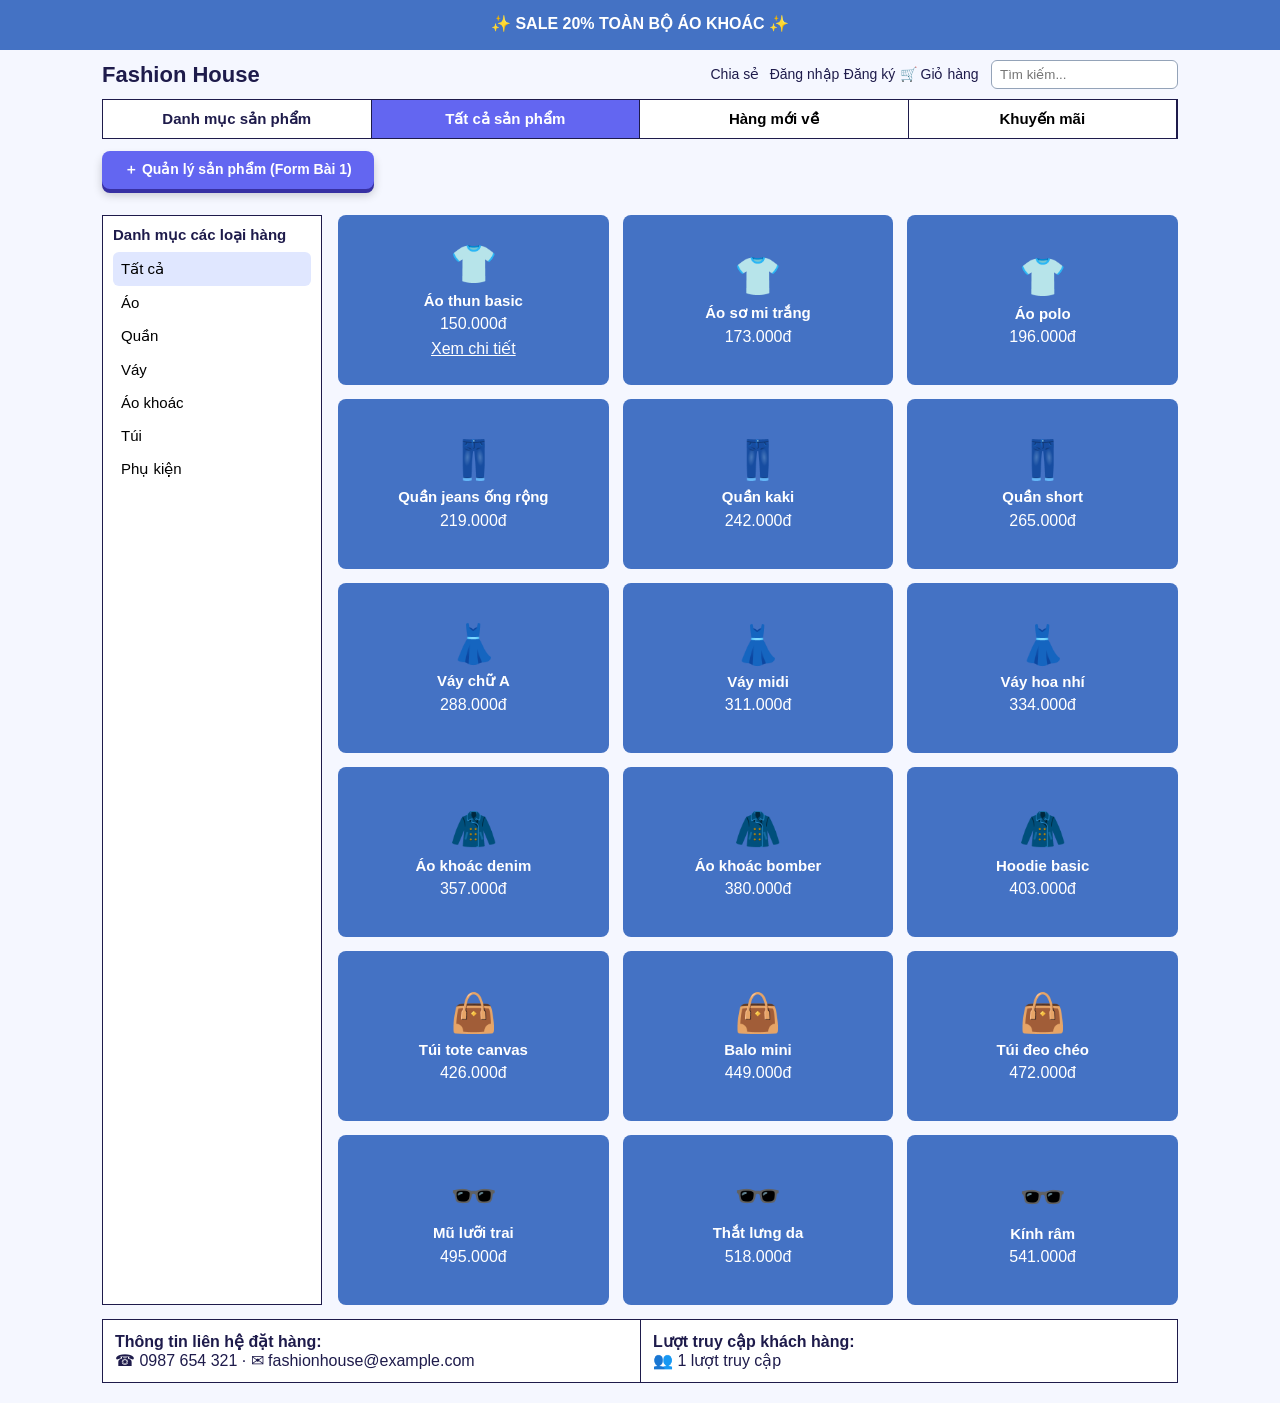
<file: index.html>
<!DOCTYPE html>
<html lang="vi">
<head>
<meta charset="UTF-8">
<meta name="viewport" content="width=device-width, initial-scale=1.0">
<title>Fashion House - Bài 2</title>
<link rel="stylesheet" href="style.css">
</head>
<body>
<div class="slider" id="slider"></div>
<div class="wrap">
  <div class="top">
    <div class="logo">Fashion House</div>
    <div class="tools">
      <button onclick="share()">Chia sẻ</button>
      <a href="#">Đăng nhập</a>
      <a href="#">Đăng ký</a>
      <a href="#">🛒 Giỏ hàng</a>
      <input id="q" placeholder="Tìm kiếm..." oninput="render()">
    </div>
  </div>

  <!-- Menu ngang: các loại hàng không phân biệt sản phẩm cụ thể -->
  <div class="hmenu">
    <a href="#">Danh mục sản phẩm</a>
    <button id="t-all" class="on" onclick="setTab('all')">Tất cả sản phẩm</button>
    <button id="t-new" onclick="setTab('new')">Hàng mới về</button>
    <button id="t-sale" onclick="setTab('sale')">Khuyến mãi</button>
  </div>

  <a class="btn-form" href="form.html" style="margin-top:12px">＋ Quản lý sản phẩm (Form Bài 1)</a>

  <div class="main">
    <!-- Menu dọc: 6 loại sản phẩm cụ thể -->
    <aside class="vmenu">
      <h3>Danh mục các loại hàng</h3>
      <button class="on" onclick="setCat(-1,this)">Tất cả</button>
      <button onclick="setCat(0,this)">Áo</button>
      <button onclick="setCat(1,this)">Quần</button>
      <button onclick="setCat(2,this)">Váy</button>
      <button onclick="setCat(3,this)">Áo khoác</button>
      <button onclick="setCat(4,this)">Túi</button>
      <button onclick="setCat(5,this)">Phụ kiện</button>
    </aside>
    <section>
      <div class="grid" id="grid"></div>
    </section>
  </div>

  <div class="foot">
    <div><b>Thông tin liên hệ đặt hàng:</b><br>☎ 0987 654 321 · ✉ fashionhouse@example.com</div>
    <div><b>Lượt truy cập khách hàng:</b><br>👥 <span id="visits">0</span> lượt truy cập</div>
  </div>
</div>

<script>
// 18 sản phẩm, mỗi 3 sản phẩm thuộc 1 trong 6 loại
const names=["Áo thun basic","Áo sơ mi trắng","Áo polo","Quần jeans ống rộng","Quần kaki","Quần short","Váy chữ A","Váy midi","Váy hoa nhí","Áo khoác denim","Áo khoác bomber","Hoodie basic","Túi tote canvas","Balo mini","Túi đeo chéo","Mũ lưỡi trai","Thắt lưng da","Kính râm"];
const icons=["👕","👖","👗","🧥","👜","🕶️"];
const P=names.map((n,i)=>({id:i+1,name:n,cat:Math.floor(i/3),price:(150+i*23)*1000,
  isNew:i>=12,            // 6 sản phẩm: Hàng mới về
  sale:i%2===0}));        // 9 sản phẩm: Khuyến mãi
let tab='all',cat=-1;

function setTab(t){tab=t;cat=-1;
  document.querySelectorAll('.vmenu button').forEach((b,i)=>b.classList.toggle('on',i===0));
  ['all','new','sale'].forEach(x=>document.getElementById('t-'+x).classList.toggle('on',x===t));
  render();}
function setCat(c,el){cat=c;
  document.querySelectorAll('.vmenu button').forEach(b=>b.classList.remove('on'));
  el.classList.add('on');render();}

function render(){
  const kw=document.getElementById('q').value.toLowerCase();
  let list=P.filter(p=>tab==='all'||(tab==='new'&&p.isNew)||(tab==='sale'&&p.sale));
  if(cat>=0)list=list.filter(p=>p.cat===cat);
  if(kw)list=list.filter(p=>p.name.toLowerCase().includes(kw));
  document.getElementById('grid').innerHTML=list.map(p=>{
    const price=(tab==='sale'||p.sale&&tab==='sale')?Math.round(p.price*0.8):p.price;
    const link=p.id===1?`<a href="product.html">Xem chi tiết</a>`:'';   // chỉ sản phẩm đầu tiên có trang chi tiết
    return `<div class="card"><div class="em">${icons[p.cat]}</div><b>${p.name}</b>
      <span>${price.toLocaleString('vi-VN')}đ${tab==='sale'?' (-20%)':''}</span>${link}</div>`}).join('')
    ||'<p>Không tìm thấy sản phẩm.</p>';
}

// Slider ảnh động khuyến mãi
const ads=[["✨ SALE 20% TOÀN BỘ ÁO KHOÁC ✨","#4472c4"],["🚚 FREESHIP ĐƠN TỪ 499.000đ","#6366f1"],["🆕 HÀNG MỚI VỀ TUẦN NÀY","#0e7490"]];
let k=0;const s=document.getElementById('slider');
function slide(){s.textContent=ads[k][0];s.style.background=ads[k][1];k=(k+1)%ads.length}
slide();setInterval(slide,2500);

// Bộ đếm lượt truy cập (lưu trong trình duyệt)
let v=+(localStorage.getItem('visits')||0)+1;localStorage.setItem('visits',v);
document.getElementById('visits').textContent=v;

function share(){const u=location.href;
  if(navigator.share)navigator.share({title:document.title,url:u});
  else navigator.clipboard.writeText(u).then(()=>alert('Đã sao chép liên kết!'));}
render();
</script>
</body>
</html>
</file>
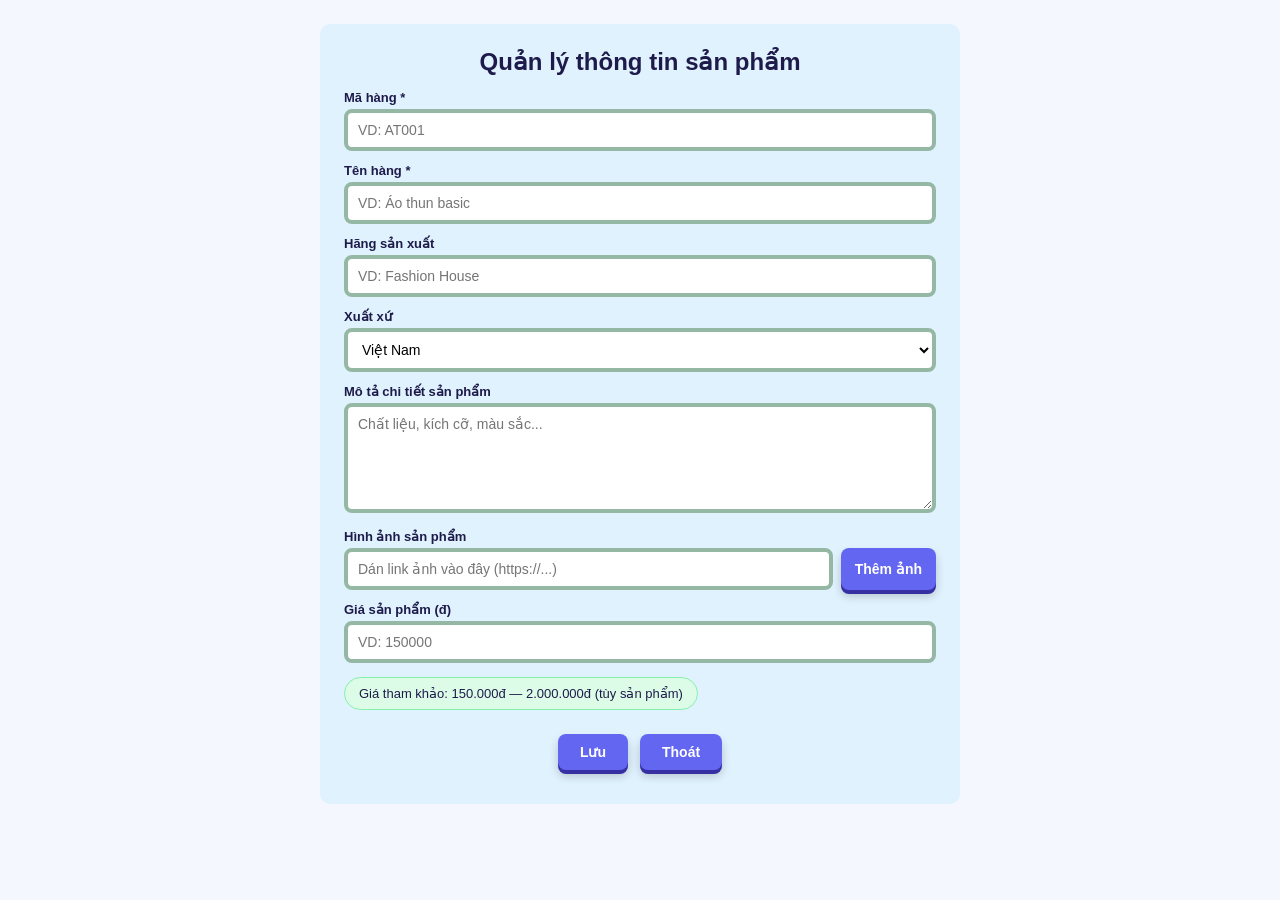
<file: form.html>
<!DOCTYPE html>
<html lang="vi">
<head>
<meta charset="UTF-8">
<meta name="viewport" content="width=device-width, initial-scale=1.0">
<title>Quản lý thông tin sản phẩm</title>
<link rel="stylesheet" href="style.css">
</head>
<body>
<div class="wrap">
  <form class="form" id="f" onsubmit="save(event)">
    <h1>Quản lý thông tin sản phẩm</h1>

    <label for="ma">Mã hàng *</label>
    <input id="ma" required placeholder="VD: AT001">

    <label for="ten">Tên hàng *</label>
    <input id="ten" required placeholder="VD: Áo thun basic">

    <label for="hang">Hãng sản xuất</label>
    <input id="hang" placeholder="VD: Fashion House">

    <label for="xx">Xuất xứ</label>
    <select id="xx">
      <option>Việt Nam</option><option>Trung Quốc</option><option>Hàn Quốc</option><option>Nhật Bản</option><option>Khác</option>
    </select>

    <label for="mota">Mô tả chi tiết sản phẩm</label>
    <textarea id="mota" placeholder="Chất liệu, kích cỡ, màu sắc..."></textarea>

    <label for="link">Hình ảnh sản phẩm</label>
    <div class="imgrow">
      <input id="link" placeholder="Dán link ảnh vào đây (https://...)">
      <button type="button" class="btn" onclick="addImg()">Thêm ảnh</button>
    </div>
    <img id="preview" alt="Ảnh sản phẩm">

    <label for="gia">Giá sản phẩm (đ)</label>
    <input id="gia" type="number" min="0" placeholder="VD: 150000">
    <span class="price">Giá tham khảo: 150.000đ — 2.000.000đ (tùy sản phẩm)</span>

    <div class="actions">
      <button class="btn" type="submit">Lưu</button>
      <button class="btn" type="button" onclick="location.href='index.html'">Thoát</button>
    </div>
    <div class="msg" id="msg"></div>
  </form>
</div>
<script>
function addImg(){
  const u=document.getElementById('link').value.trim(),img=document.getElementById('preview');
  if(!u){alert('Hãy dán link ảnh trước.');return}
  img.src=u;img.style.display='block';
}
function save(e){
  e.preventDefault();
  document.getElementById('msg').textContent='Đã lưu sản phẩm: '+document.getElementById('ten').value;
}
</script>
</body>
</html>
</file>
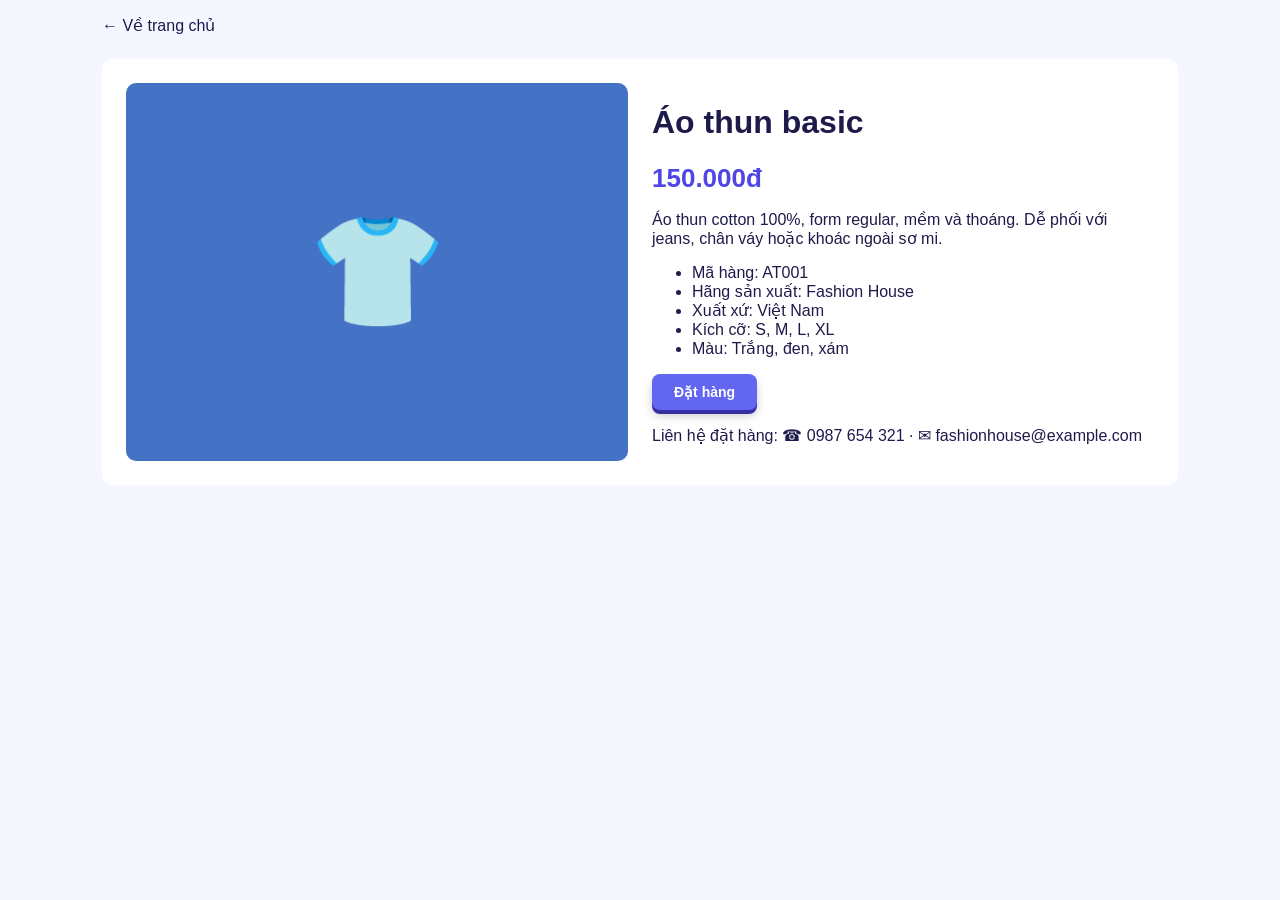
<file: product.html>
<!DOCTYPE html>
<html lang="vi">
<head>
<meta charset="UTF-8">
<meta name="viewport" content="width=device-width, initial-scale=1.0">
<title>Áo thun basic - Fashion House</title>
<link rel="stylesheet" href="style.css">
</head>
<body>
<div class="wrap">
  <p><a href="index.html">← Về trang chủ</a></p>
  <div class="detail">
    <div class="pic">👕</div>
    <div>
      <h1>Áo thun basic</h1>
      <div class="p">150.000đ</div>
      <p>Áo thun cotton 100%, form regular, mềm và thoáng. Dễ phối với jeans, chân váy hoặc khoác ngoài sơ mi.</p>
      <ul>
        <li>Mã hàng: AT001</li>
        <li>Hãng sản xuất: Fashion House</li>
        <li>Xuất xứ: Việt Nam</li>
        <li>Kích cỡ: S, M, L, XL</li>
        <li>Màu: Trắng, đen, xám</li>
      </ul>
      <button class="btn" onclick="alert('Đã thêm vào giỏ hàng!')">Đặt hàng</button>
      <p>Liên hệ đặt hàng: ☎ 0987 654 321 · ✉ fashionhouse@example.com</p>
    </div>
  </div>
</div>
</body>
</html>
</file>
<file: style.css>
*{box-sizing:border-box}
body{margin:0;font-family:Arial,Helvetica,sans-serif;color:#1e1b4b;background:#f5f7ff}
a{color:inherit;text-decoration:none}
.wrap{max-width:1100px;margin:0 auto;padding:0 12px}

/* Bài 2: khung cửa hàng */
.slider{background:#4472c4;color:#fff;text-align:center;font-weight:bold;padding:14px;min-height:50px;transition:background .5s}
.top{display:flex;justify-content:space-between;align-items:center;gap:10px;flex-wrap:wrap;padding:10px 0}
.top .logo{font-size:22px;font-weight:bold}
.top nav a,.top button,.top input{margin-left:8px}
.top input{padding:6px 8px;border:1px solid #94a3b8;border-radius:6px}
.tools a,.tools button{font-size:14px;background:none;border:0;cursor:pointer;color:#1e1b4b}
.hmenu{display:grid;grid-template-columns:repeat(4,1fr);border:1px solid #1e1b4b;background:#fff}
.hmenu a,.hmenu button{padding:10px;text-align:center;font-weight:bold;border:0;border-right:1px solid #1e1b4b;background:#fff;cursor:pointer;font-size:15px}
.hmenu .on{background:#6366f1;color:#fff}
.main{display:grid;grid-template-columns:220px 1fr;gap:16px;margin:14px 0}
.vmenu{border:1px solid #1e1b4b;background:#fff;padding:10px}
.vmenu h3{margin:0 0 8px;font-size:15px}
.vmenu button{display:block;width:100%;text-align:left;padding:8px;border:0;background:none;cursor:pointer;font-size:15px;border-radius:6px}
.vmenu button:hover,.vmenu button.on{background:#e0e7ff}
.grid{display:grid;grid-template-columns:repeat(3,1fr);gap:14px}
.card{background:#4472c4;color:#fff;border-radius:8px;padding:14px;text-align:center;min-height:170px;display:flex;flex-direction:column;justify-content:center;gap:6px}
.card .em{font-size:38px}
.card b{font-size:15px}
.card a{text-decoration:underline}
.foot{display:grid;grid-template-columns:1fr 1fr;border:1px solid #1e1b4b;background:#fff;margin-bottom:20px}
.foot div{padding:12px}
.foot div+div{border-left:1px solid #1e1b4b}
.btn-form{display:inline-block;margin:6px 0 12px}

/* Bài 1: nút + form (theo yêu cầu 2a, 2b, 2c) */
.btn,.btn-form{background:#6366f1;color:#fff;border:0;border-radius:8px;padding:10px 22px;font-weight:bold;cursor:pointer;box-shadow:0 4px 0 #3730a3,0 6px 10px rgba(0,0,0,.2);transition:.15s;font-size:14px}
.btn:hover,.btn-form:hover{background:#4f46e5}
.btn:active,.btn-form:active{background:#3730a3;transform:translateY(4px);box-shadow:0 0 0 #3730a3,0 1px 3px rgba(0,0,0,.2)}
.form{max-width:640px;margin:24px auto;background:#e0f2fe;border-radius:10px;padding:24px;transition:.25s}
.form:hover{transform:translateY(-3px);box-shadow:0 10px 24px #E0FEF2}
.form h1{text-align:center;font-size:24px;margin:0 0 14px}
.form label{display:block;font-weight:bold;font-size:13px;margin:12px 0 4px}
.form input,.form select,.form textarea{width:100%;padding:9px 10px;font-size:14px;border:4px solid #94B8A3;border-radius:8px;background:#fff;outline:0;font-family:inherit}
.form input:focus,.form select:focus,.form textarea:focus{border-color:#A3B894;box-shadow:0 0 0 4px #bfdbfe}
.form textarea{min-height:110px;resize:vertical}
.price{background:#dcfce7;border:1px solid #86efac;border-radius:20px;padding:8px 14px;font-size:13px;margin:14px 0;display:inline-block}
.actions{display:flex;gap:12px;justify-content:center;margin-top:10px}
.imgrow{display:flex;gap:8px}
.imgrow .btn{white-space:nowrap;padding:8px 14px}
#preview{max-width:160px;margin-top:8px;border-radius:8px;display:none}
.msg{text-align:center;color:#166534;font-weight:bold;margin-top:10px}

/* Trang chi tiết */
.detail{display:grid;grid-template-columns:1fr 1fr;gap:24px;background:#fff;border-radius:10px;padding:24px;margin:24px 0}
.detail .pic{background:#4472c4;border-radius:10px;font-size:110px;display:flex;align-items:center;justify-content:center;min-height:300px}
.detail .p{font-size:26px;color:#4f46e5;font-weight:bold}

@media(max-width:760px){.main,.detail{grid-template-columns:1fr}.grid{grid-template-columns:repeat(2,1fr)}.hmenu{grid-template-columns:repeat(2,1fr)}}
</file>
